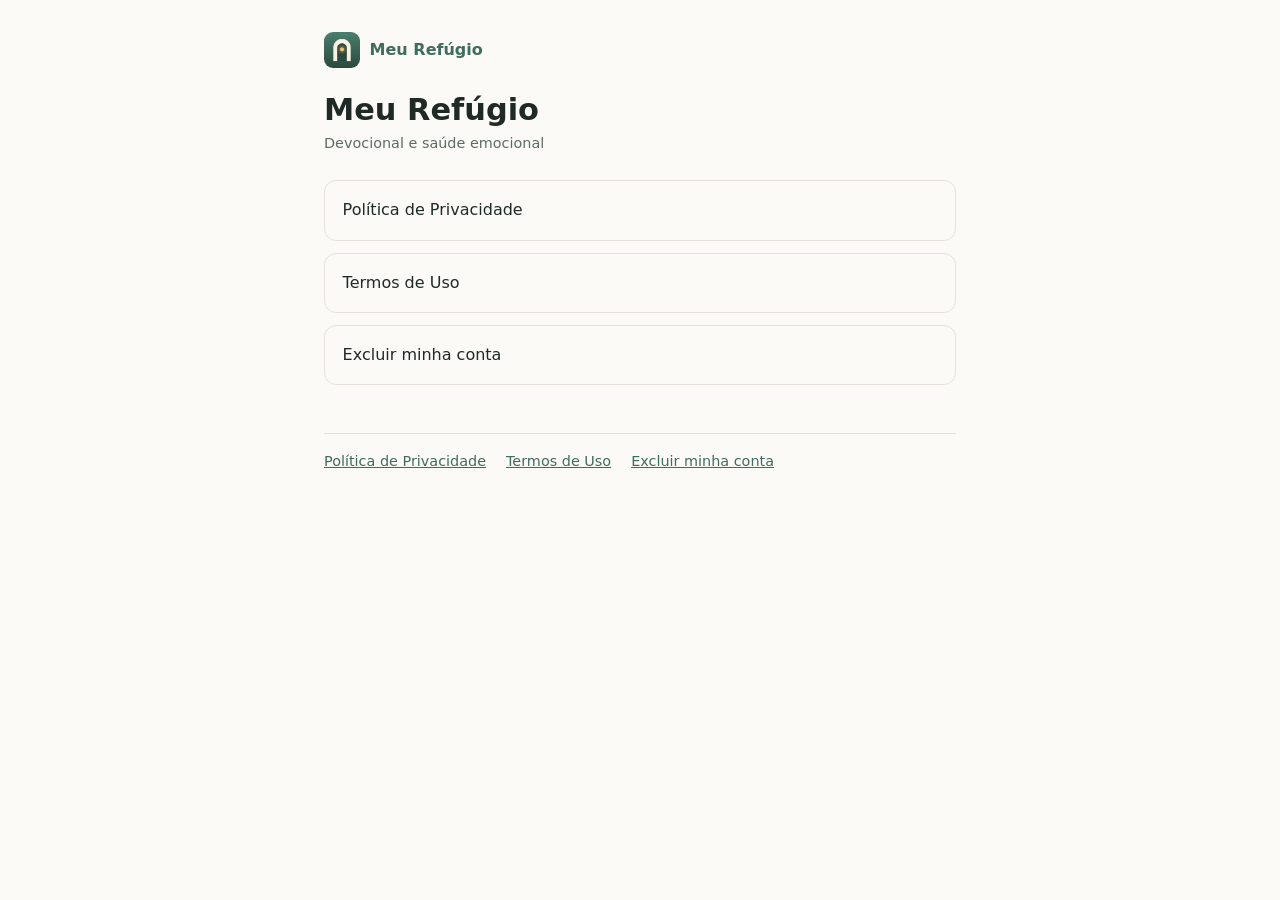
<file: index.html>
<!doctype html>
<html lang="pt-BR">
<head>
<meta charset="utf-8">
<meta name="viewport" content="width=device-width, initial-scale=1">
<title>Meu Refúgio</title>
<meta name="description" content="Informações legais do aplicativo Meu Refúgio.">
<link rel="icon" href="icon.png">
<link rel="stylesheet" href="style.css">
</head>
<body>
<main>
<a class="brand" href=""><img src="icon.png" alt="">Meu Refúgio</a>
<h1>Meu Refúgio</h1><p class="updated">Devocional e saúde emocional</p><div class="cards"><a href="privacidade/">Política de Privacidade</a><a href="termos/">Termos de Uso</a><a href="excluir-conta/">Excluir minha conta</a></div>
<nav>
<a href="privacidade/">Política de Privacidade</a>
<a href="termos/">Termos de Uso</a>
<a href="excluir-conta/">Excluir minha conta</a>
</nav>
</main>
</body>
</html>
</file>
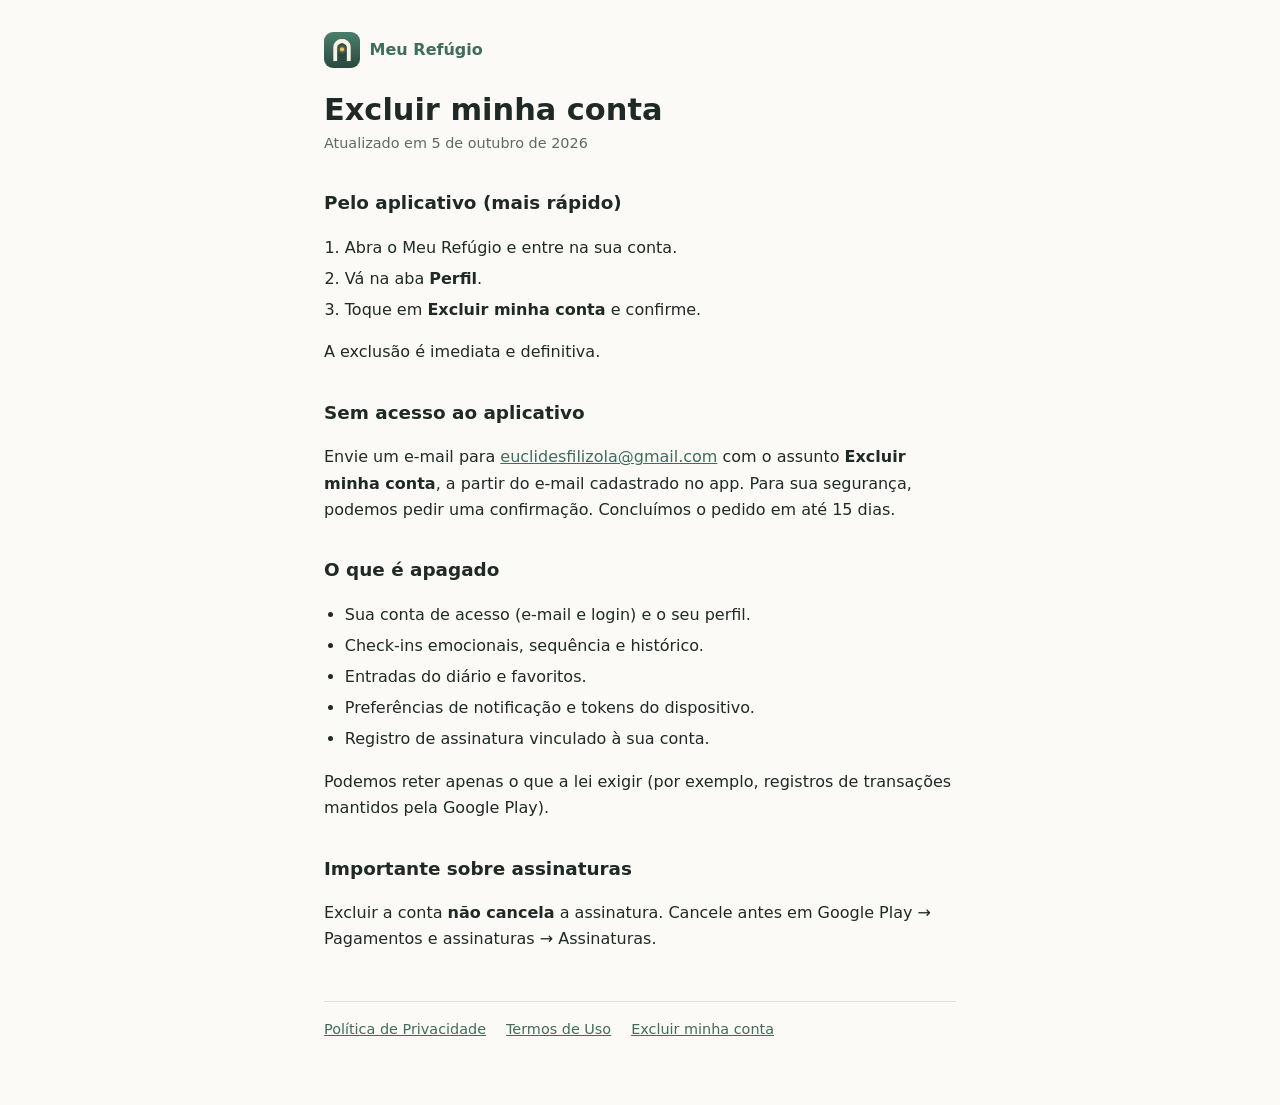
<file: excluir-conta/index.html>
<!doctype html>
<html lang="pt-BR">
<head>
<meta charset="utf-8">
<meta name="viewport" content="width=device-width, initial-scale=1">
<title>Excluir minha conta — Meu Refúgio</title>
<meta name="description" content="Excluir minha conta do aplicativo Meu Refúgio.">
<link rel="icon" href="../icon.png">
<link rel="stylesheet" href="../style.css">
</head>
<body>
<main>
<a class="brand" href="../"><img src="../icon.png" alt="">Meu Refúgio</a>
<h1>Excluir minha conta</h1>
<p class="updated">Atualizado em 5 de outubro de 2026</p>

<h2>Pelo aplicativo (mais rápido)</h2>
<ol>
  <li>Abra o Meu Refúgio e entre na sua conta.</li>
  <li>Vá na aba <strong>Perfil</strong>.</li>
  <li>Toque em <strong>Excluir minha conta</strong> e confirme.</li>
</ol>
<p>A exclusão é imediata e definitiva.</p>

<h2>Sem acesso ao aplicativo</h2>
<p>Envie um e-mail para <a href="mailto:euclidesfilizola@gmail.com">euclidesfilizola@gmail.com</a> com o assunto <strong>Excluir minha conta</strong>, a partir do e-mail cadastrado no app. Para sua segurança, podemos pedir uma confirmação. Concluímos o pedido em até 15 dias.</p>

<h2>O que é apagado</h2>
<ul>
  <li>Sua conta de acesso (e-mail e login) e o seu perfil.</li>
  <li>Check-ins emocionais, sequência e histórico.</li>
  <li>Entradas do diário e favoritos.</li>
  <li>Preferências de notificação e tokens do dispositivo.</li>
  <li>Registro de assinatura vinculado à sua conta.</li>
</ul>
<p>Podemos reter apenas o que a lei exigir (por exemplo, registros de transações mantidos pela Google Play).</p>

<h2>Importante sobre assinaturas</h2>
<p>Excluir a conta <strong>não cancela</strong> a assinatura. Cancele antes em Google Play → Pagamentos e assinaturas → Assinaturas.</p>

<nav>
<a href="../privacidade/">Política de Privacidade</a>
<a href="../termos/">Termos de Uso</a>
<a href="../excluir-conta/">Excluir minha conta</a>
</nav>
</main>
</body>
</html>
</file>
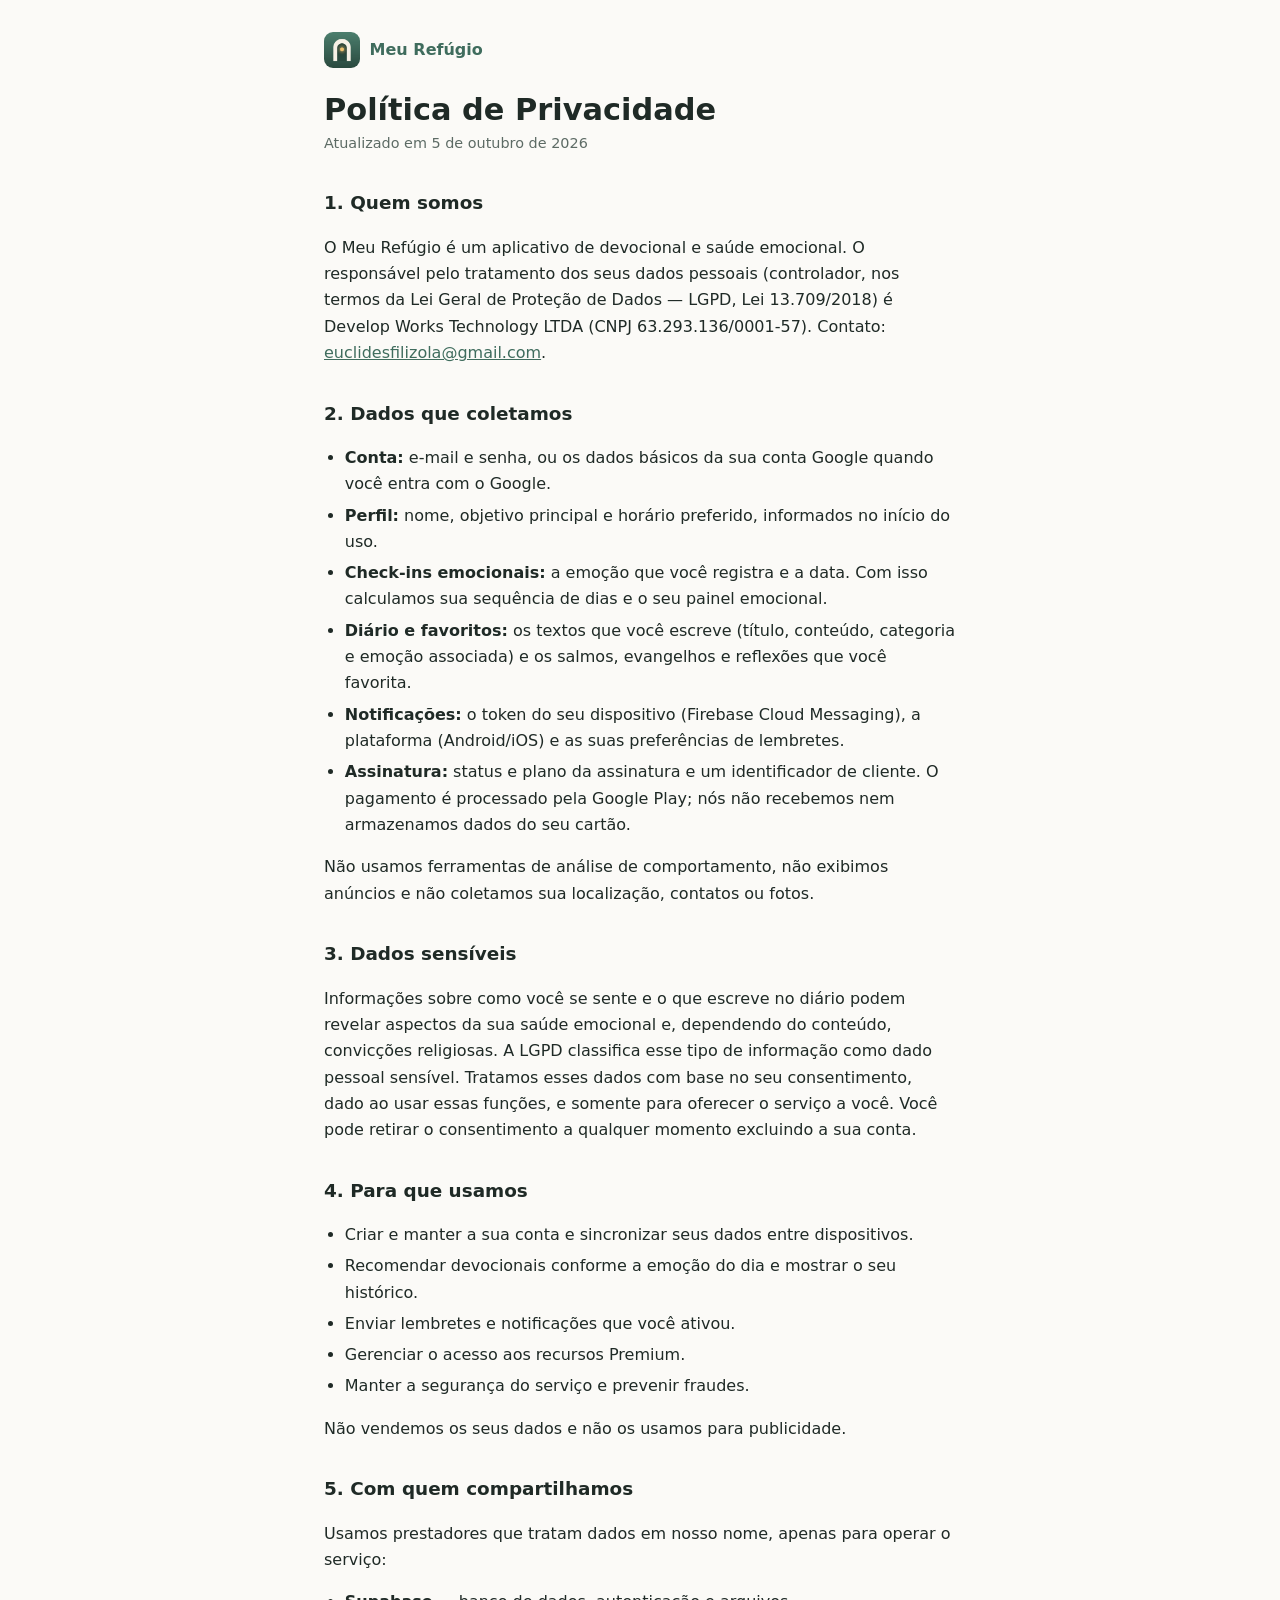
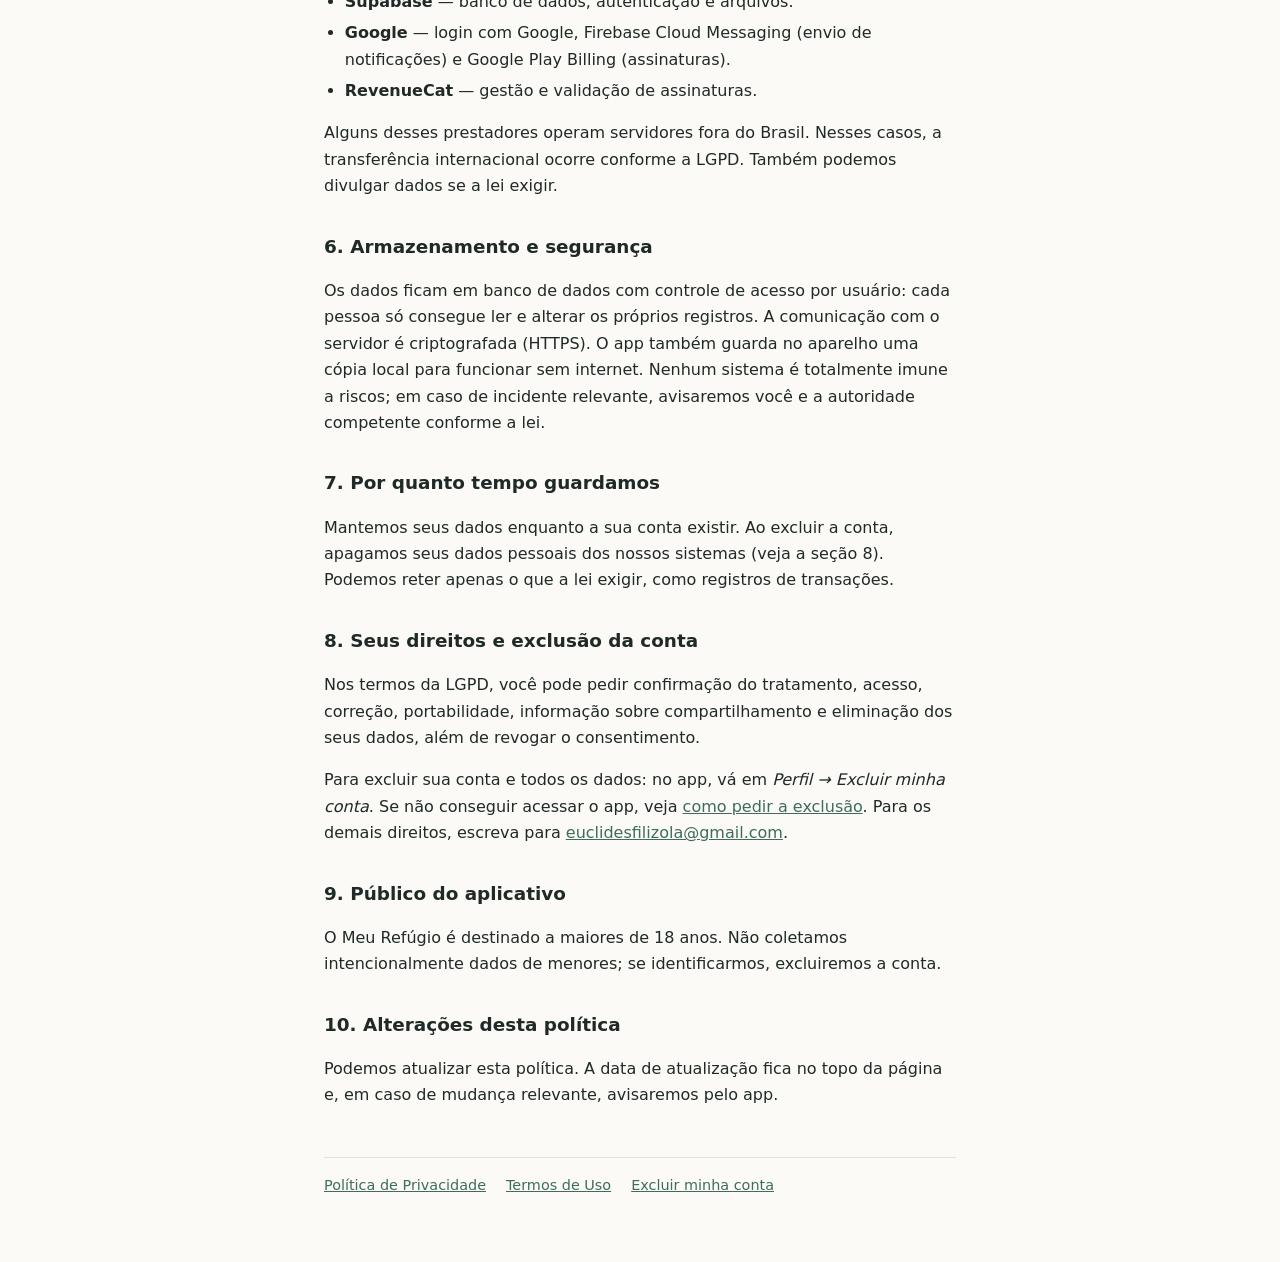
<file: privacidade/index.html>
<!doctype html>
<html lang="pt-BR">
<head>
<meta charset="utf-8">
<meta name="viewport" content="width=device-width, initial-scale=1">
<title>Política de Privacidade — Meu Refúgio</title>
<meta name="description" content="Política de Privacidade do aplicativo Meu Refúgio.">
<link rel="icon" href="../icon.png">
<link rel="stylesheet" href="../style.css">
</head>
<body>
<main>
<a class="brand" href="../"><img src="../icon.png" alt="">Meu Refúgio</a>
<h1>Política de Privacidade</h1>
<p class="updated">Atualizado em 5 de outubro de 2026</p>

<h2>1. Quem somos</h2>
<p>O Meu Refúgio é um aplicativo de devocional e saúde emocional. O responsável pelo tratamento dos seus dados pessoais (controlador, nos termos da Lei Geral de Proteção de Dados — LGPD, Lei 13.709/2018) é Develop Works Technology LTDA (CNPJ 63.293.136/0001-57). Contato: <a href="mailto:euclidesfilizola@gmail.com">euclidesfilizola@gmail.com</a>.</p>

<h2>2. Dados que coletamos</h2>
<ul>
  <li><strong>Conta:</strong> e-mail e senha, ou os dados básicos da sua conta Google quando você entra com o Google.</li>
  <li><strong>Perfil:</strong> nome, objetivo principal e horário preferido, informados no início do uso.</li>
  <li><strong>Check-ins emocionais:</strong> a emoção que você registra e a data. Com isso calculamos sua sequência de dias e o seu painel emocional.</li>
  <li><strong>Diário e favoritos:</strong> os textos que você escreve (título, conteúdo, categoria e emoção associada) e os salmos, evangelhos e reflexões que você favorita.</li>
  <li><strong>Notificações:</strong> o token do seu dispositivo (Firebase Cloud Messaging), a plataforma (Android/iOS) e as suas preferências de lembretes.</li>
  <li><strong>Assinatura:</strong> status e plano da assinatura e um identificador de cliente. O pagamento é processado pela Google Play; nós não recebemos nem armazenamos dados do seu cartão.</li>
</ul>
<p>Não usamos ferramentas de análise de comportamento, não exibimos anúncios e não coletamos sua localização, contatos ou fotos.</p>

<h2>3. Dados sensíveis</h2>
<p>Informações sobre como você se sente e o que escreve no diário podem revelar aspectos da sua saúde emocional e, dependendo do conteúdo, convicções religiosas. A LGPD classifica esse tipo de informação como dado pessoal sensível. Tratamos esses dados com base no seu consentimento, dado ao usar essas funções, e somente para oferecer o serviço a você. Você pode retirar o consentimento a qualquer momento excluindo a sua conta.</p>

<h2>4. Para que usamos</h2>
<ul>
  <li>Criar e manter a sua conta e sincronizar seus dados entre dispositivos.</li>
  <li>Recomendar devocionais conforme a emoção do dia e mostrar o seu histórico.</li>
  <li>Enviar lembretes e notificações que você ativou.</li>
  <li>Gerenciar o acesso aos recursos Premium.</li>
  <li>Manter a segurança do serviço e prevenir fraudes.</li>
</ul>
<p>Não vendemos os seus dados e não os usamos para publicidade.</p>

<h2>5. Com quem compartilhamos</h2>
<p>Usamos prestadores que tratam dados em nosso nome, apenas para operar o serviço:</p>
<ul>
  <li><strong>Supabase</strong> — banco de dados, autenticação e arquivos.</li>
  <li><strong>Google</strong> — login com Google, Firebase Cloud Messaging (envio de notificações) e Google Play Billing (assinaturas).</li>
  <li><strong>RevenueCat</strong> — gestão e validação de assinaturas.</li>
</ul>
<p>Alguns desses prestadores operam servidores fora do Brasil. Nesses casos, a transferência internacional ocorre conforme a LGPD. Também podemos divulgar dados se a lei exigir.</p>

<h2>6. Armazenamento e segurança</h2>
<p>Os dados ficam em banco de dados com controle de acesso por usuário: cada pessoa só consegue ler e alterar os próprios registros. A comunicação com o servidor é criptografada (HTTPS). O app também guarda no aparelho uma cópia local para funcionar sem internet. Nenhum sistema é totalmente imune a riscos; em caso de incidente relevante, avisaremos você e a autoridade competente conforme a lei.</p>

<h2>7. Por quanto tempo guardamos</h2>
<p>Mantemos seus dados enquanto a sua conta existir. Ao excluir a conta, apagamos seus dados pessoais dos nossos sistemas (veja a seção 8). Podemos reter apenas o que a lei exigir, como registros de transações.</p>

<h2>8. Seus direitos e exclusão da conta</h2>
<p>Nos termos da LGPD, você pode pedir confirmação do tratamento, acesso, correção, portabilidade, informação sobre compartilhamento e eliminação dos seus dados, além de revogar o consentimento.</p>
<p>Para excluir sua conta e todos os dados: no app, vá em <em>Perfil → Excluir minha conta</em>. Se não conseguir acessar o app, veja <a href="../excluir-conta/">como pedir a exclusão</a>. Para os demais direitos, escreva para <a href="mailto:euclidesfilizola@gmail.com">euclidesfilizola@gmail.com</a>.</p>

<h2>9. Público do aplicativo</h2>
<p>O Meu Refúgio é destinado a maiores de 18 anos. Não coletamos intencionalmente dados de menores; se identificarmos, excluiremos a conta.</p>

<h2>10. Alterações desta política</h2>
<p>Podemos atualizar esta política. A data de atualização fica no topo da página e, em caso de mudança relevante, avisaremos pelo app.</p>

<nav>
<a href="../privacidade/">Política de Privacidade</a>
<a href="../termos/">Termos de Uso</a>
<a href="../excluir-conta/">Excluir minha conta</a>
</nav>
</main>
</body>
</html>
</file>
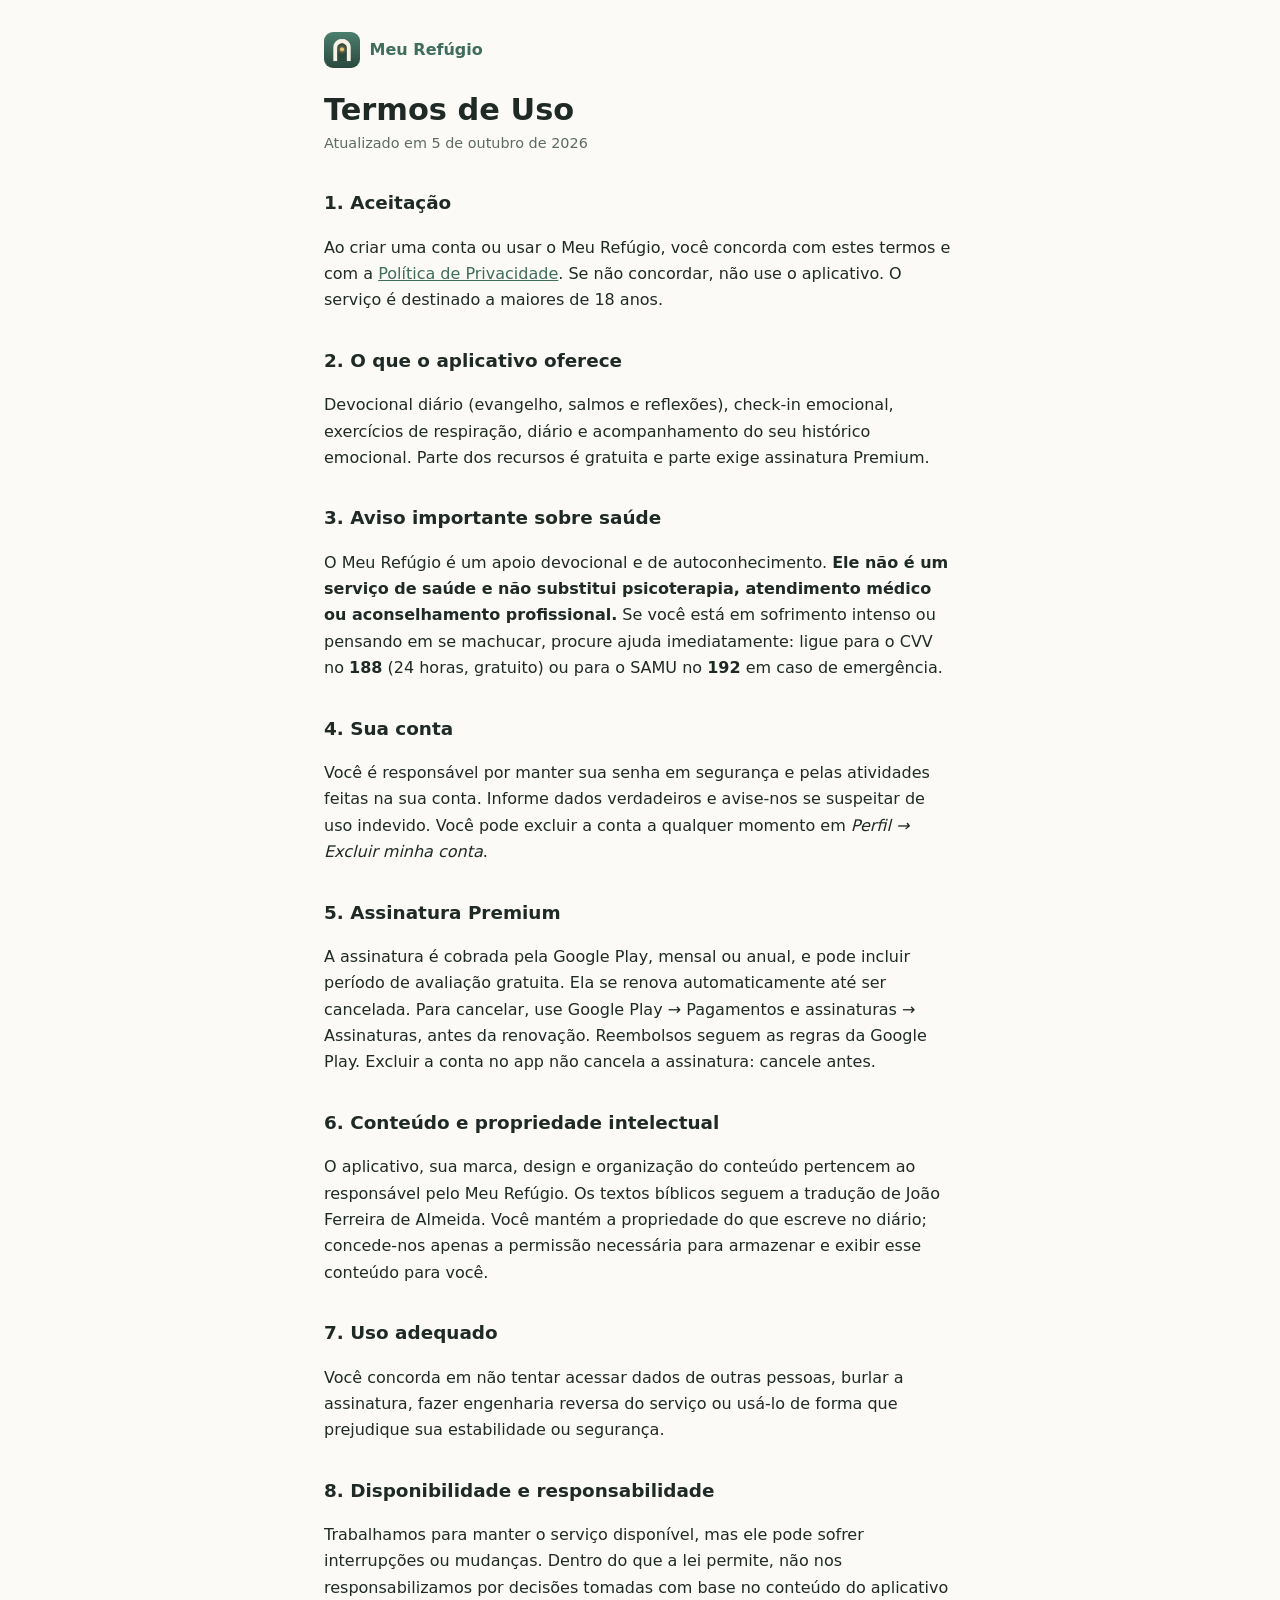
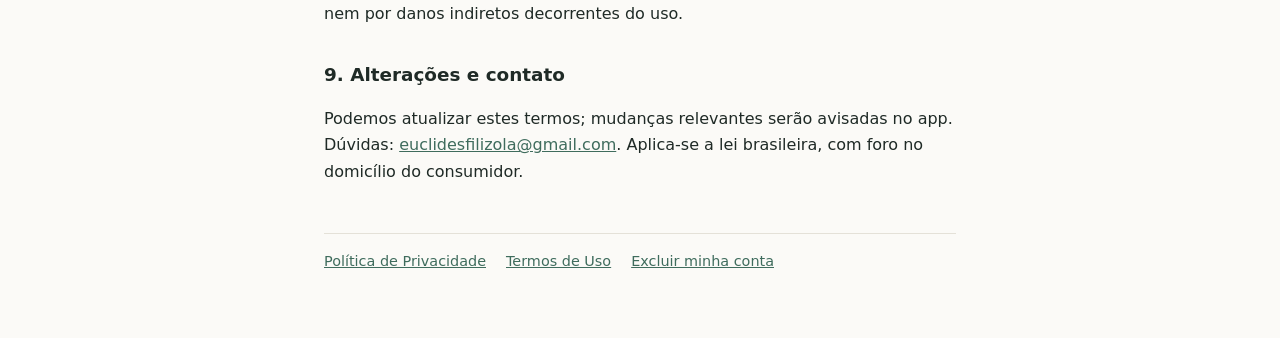
<file: termos/index.html>
<!doctype html>
<html lang="pt-BR">
<head>
<meta charset="utf-8">
<meta name="viewport" content="width=device-width, initial-scale=1">
<title>Termos de Uso — Meu Refúgio</title>
<meta name="description" content="Termos de Uso do aplicativo Meu Refúgio.">
<link rel="icon" href="../icon.png">
<link rel="stylesheet" href="../style.css">
</head>
<body>
<main>
<a class="brand" href="../"><img src="../icon.png" alt="">Meu Refúgio</a>
<h1>Termos de Uso</h1>
<p class="updated">Atualizado em 5 de outubro de 2026</p>

<h2>1. Aceitação</h2>
<p>Ao criar uma conta ou usar o Meu Refúgio, você concorda com estes termos e com a <a href="../privacidade/">Política de Privacidade</a>. Se não concordar, não use o aplicativo. O serviço é destinado a maiores de 18 anos.</p>

<h2>2. O que o aplicativo oferece</h2>
<p>Devocional diário (evangelho, salmos e reflexões), check-in emocional, exercícios de respiração, diário e acompanhamento do seu histórico emocional. Parte dos recursos é gratuita e parte exige assinatura Premium.</p>

<h2>3. Aviso importante sobre saúde</h2>
<p>O Meu Refúgio é um apoio devocional e de autoconhecimento. <strong>Ele não é um serviço de saúde e não substitui psicoterapia, atendimento médico ou aconselhamento profissional.</strong> Se você está em sofrimento intenso ou pensando em se machucar, procure ajuda imediatamente: ligue para o CVV no <strong>188</strong> (24 horas, gratuito) ou para o SAMU no <strong>192</strong> em caso de emergência.</p>

<h2>4. Sua conta</h2>
<p>Você é responsável por manter sua senha em segurança e pelas atividades feitas na sua conta. Informe dados verdadeiros e avise-nos se suspeitar de uso indevido. Você pode excluir a conta a qualquer momento em <em>Perfil → Excluir minha conta</em>.</p>

<h2>5. Assinatura Premium</h2>
<p>A assinatura é cobrada pela Google Play, mensal ou anual, e pode incluir período de avaliação gratuita. Ela se renova automaticamente até ser cancelada. Para cancelar, use Google Play → Pagamentos e assinaturas → Assinaturas, antes da renovação. Reembolsos seguem as regras da Google Play. Excluir a conta no app não cancela a assinatura: cancele antes.</p>

<h2>6. Conteúdo e propriedade intelectual</h2>
<p>O aplicativo, sua marca, design e organização do conteúdo pertencem ao responsável pelo Meu Refúgio. Os textos bíblicos seguem a tradução de João Ferreira de Almeida. Você mantém a propriedade do que escreve no diário; concede-nos apenas a permissão necessária para armazenar e exibir esse conteúdo para você.</p>

<h2>7. Uso adequado</h2>
<p>Você concorda em não tentar acessar dados de outras pessoas, burlar a assinatura, fazer engenharia reversa do serviço ou usá-lo de forma que prejudique sua estabilidade ou segurança.</p>

<h2>8. Disponibilidade e responsabilidade</h2>
<p>Trabalhamos para manter o serviço disponível, mas ele pode sofrer interrupções ou mudanças. Dentro do que a lei permite, não nos responsabilizamos por decisões tomadas com base no conteúdo do aplicativo nem por danos indiretos decorrentes do uso.</p>

<h2>9. Alterações e contato</h2>
<p>Podemos atualizar estes termos; mudanças relevantes serão avisadas no app. Dúvidas: <a href="mailto:euclidesfilizola@gmail.com">euclidesfilizola@gmail.com</a>. Aplica-se a lei brasileira, com foro no domicílio do consumidor.</p>

<nav>
<a href="../privacidade/">Política de Privacidade</a>
<a href="../termos/">Termos de Uso</a>
<a href="../excluir-conta/">Excluir minha conta</a>
</nav>
</main>
</body>
</html>
</file>
<file: style.css>
:root { --bg:#fbfaf7; --fg:#1f2a26; --muted:#5d6b65; --accent:#3f6c5d; --rule:#e4e1d8; }
@media (prefers-color-scheme: dark) {
  :root { --bg:#16201c; --fg:#e9efeb; --muted:#9fb0a8; --accent:#8fc3b0; --rule:#2b3a34; }
}
* { box-sizing: border-box; }
body { margin:0; background:var(--bg); color:var(--fg); font:16px/1.65 system-ui,-apple-system,"Segoe UI",Roboto,sans-serif; }
main { max-width:42rem; margin:0 auto; padding:2rem 1.25rem 4rem; }
.brand { display:flex; align-items:center; gap:.6rem; font-weight:600; color:var(--accent); text-decoration:none; }
.brand img { width:36px; height:36px; border-radius:9px; }
h1 { font-size:1.9rem; line-height:1.2; margin:1.5rem 0 .25rem; }
h2 { font-size:1.15rem; margin:2rem 0 .5rem; }
.updated { color:var(--muted); font-size:.9rem; margin:0 0 1rem; }
a { color:var(--accent); }
ul, ol { padding-left:1.3rem; } li { margin:.3rem 0; }
nav { margin-top:3rem; padding-top:1rem; border-top:1px solid var(--rule); font-size:.9rem; display:flex; gap:1.25rem; flex-wrap:wrap; }
.cards { display:grid; gap:.75rem; margin-top:1.5rem; }
.cards a { display:block; padding:1rem 1.1rem; border:1px solid var(--rule); border-radius:12px; text-decoration:none; color:var(--fg); }
.cards a:hover { border-color:var(--accent); }
.cards span { display:block; color:var(--muted); font-size:.9rem; }
</file>
